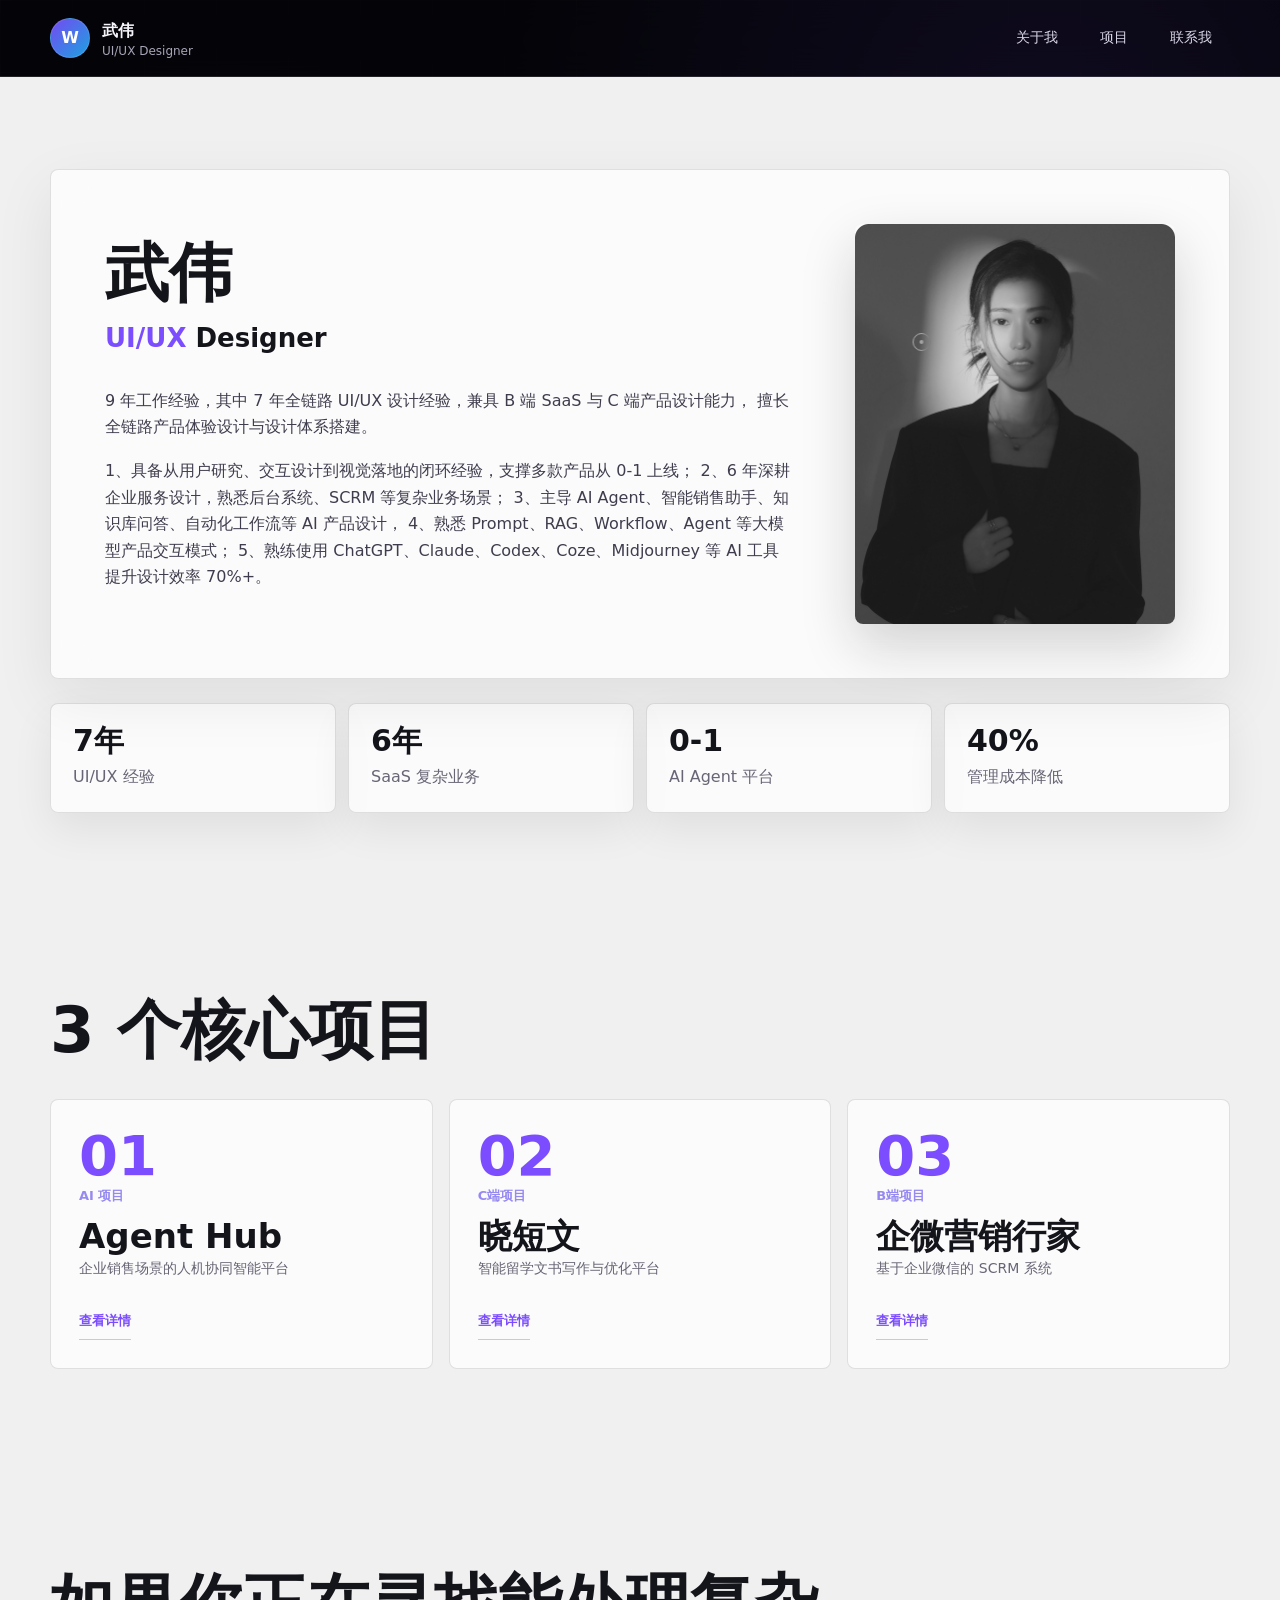
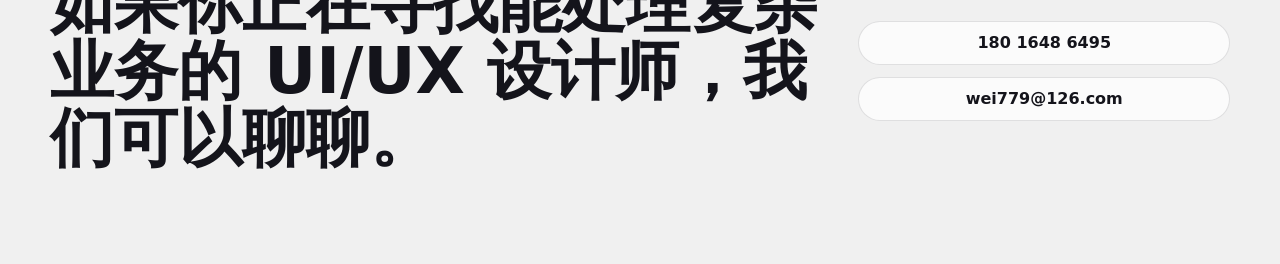
<file: index.html>
<!doctype html>
<html lang="zh-CN">
  <head>
    <meta charset="UTF-8" />
    <meta name="viewport" content="width=device-width, initial-scale=1" />
    <title>武伟 | UI/UX Designer Portfolio</title>
    <meta
      name="description"
      content="武伟的 UI/UX 作品集，聚焦 SaaS 复杂业务、AI Native 产品与 B/C 端产品体验设计。"
    />
    <link
      rel="icon"
      href="data:image/svg+xml,%3Csvg xmlns='http://www.w3.org/2000/svg' viewBox='0 0 64 64'%3E%3Crect width='64' height='64' rx='32' fill='%237b4dff'/%3E%3Ctext x='32' y='42' text-anchor='middle' font-family='Arial' font-size='34' font-weight='800' fill='white'%3EW%3C/text%3E%3C/svg%3E"
    />
    <link rel="stylesheet" href="styles.css?v=5" />
  </head>
  <body>
    <a class="skip-link" href="#main">跳到主要内容</a>
    <div class="focus-ring" aria-hidden="true"></div>

    <header class="site-header">
      <nav class="nav" aria-label="主导航">
        <a class="brand" href="#main" aria-label="回到首页">
          <span class="brand-mark">W</span>
          <span>
            <strong>武伟</strong>
            <small>UI/UX Designer</small>
          </span>
        </a>
        <div class="nav-links">
          <a href="#about">关于我</a>
          <div class="nav-dropdown">
            <a class="nav-dropdown-trigger" href="#projects" aria-haspopup="true">项目</a>
            <div class="nav-menu" aria-label="项目二级导航">
              <a href="project.html?project=agent">Agent Hub</a>
              <a href="project.html?project=essay">晓短文</a>
              <a href="project.html?project=scrm">企微营销行家</a>
            </div>
          </div>
          <a href="#contact">联系我</a>
        </div>
      </nav>
    </header>

    <main id="main">
      <section id="about" class="about section-shell" aria-labelledby="about-title">
        <div class="about-grid">
          <div class="about-card">
            <div class="about-copy">
              <h2 id="about-title">武伟</h2>
              <p class="role"><span>UI/UX</span> Designer</p>
              <p>
              9 年工作经验，其中 7 年全链路 UI/UX 设计经验，兼具 B 端 SaaS 与 C 端产品设计能力，
              擅长全链路产品体验设计与设计体系搭建。
              </p>
              <p>
              1、具备从用户研究、交互设计到视觉落地的闭环经验，支撑多款产品从 0-1 上线；
              2、6 年深耕企业服务设计，熟悉后台系统、SCRM 等复杂业务场景；
              3、主导 AI Agent、智能销售助手、知识库问答、自动化工作流等 AI 产品设计，
              4、熟悉 Prompt、RAG、Workflow、Agent 等大模型产品交互模式；
              5、熟练使用 ChatGPT、Claude、Codex、Coze、Midjourney 等 AI 工具提升设计效率 70%+。
            </p>
            </div>
            <figure class="about-photo">
              <img src="assets/portfolio/profile-photo.png" alt="武伟个人照片" />
            </figure>
          </div>

          <div class="stats-row" aria-label="核心能力概览">
            <div>
              <strong>7年</strong>
              <span>UI/UX 经验</span>
            </div>
            <div>
              <strong>6年</strong>
              <span>SaaS 复杂业务</span>
            </div>
            <div>
              <strong>0-1</strong>
              <span>AI Agent 平台</span>
            </div>
            <div>
              <strong>40%</strong>
              <span>管理成本降低</span>
            </div>
          </div>
        </div>
      </section>

      <section id="projects" class="projects section-shell" aria-labelledby="projects-title">
        <div class="section-heading">
          <div>
            <h2 id="projects-title">3 个核心项目</h2>
          </div>
        </div>

        <div class="project-tabs" aria-label="项目入口">
          <a class="project-card" href="project.html?project=agent" data-project="agent">
            <span class="project-index">01</span>
            <span class="project-type">AI 项目</span>
            <strong>Agent Hub</strong>
            <small>企业销售场景的人机协同智能平台</small>
            <span class="project-card-cta">查看详情</span>
          </a>
          <a class="project-card" href="project.html?project=essay" data-project="essay">
            <span class="project-index">02</span>
            <span class="project-type">C端项目</span>
            <strong>晓短文</strong>
            <small>智能留学文书写作与优化平台</small>
            <span class="project-card-cta">查看详情</span>
          </a>
          <a class="project-card" href="project.html?project=scrm" data-project="scrm">
            <span class="project-index">03</span>
            <span class="project-type">B端项目</span>
            <strong>企微营销行家</strong>
            <small>基于企业微信的 SCRM 系统</small>
            <span class="project-card-cta">查看详情</span>
          </a>
        </div>
      </section>

      <section id="contact" class="contact section-shell" aria-labelledby="contact-title">
        <div>
          <h2 id="contact-title">如果你正在寻找能处理复杂业务的 UI/UX 设计师，我们可以聊聊。</h2>
        </div>
        <div class="contact-actions">
          <a href="tel:18016486495">180 1648 6495</a>
          <a href="mailto:wei779@126.com">wei779@126.com</a>
        </div>
      </section>
    </main>

    <script src="script.js?v=5"></script>
  </body>
</html>
</file>
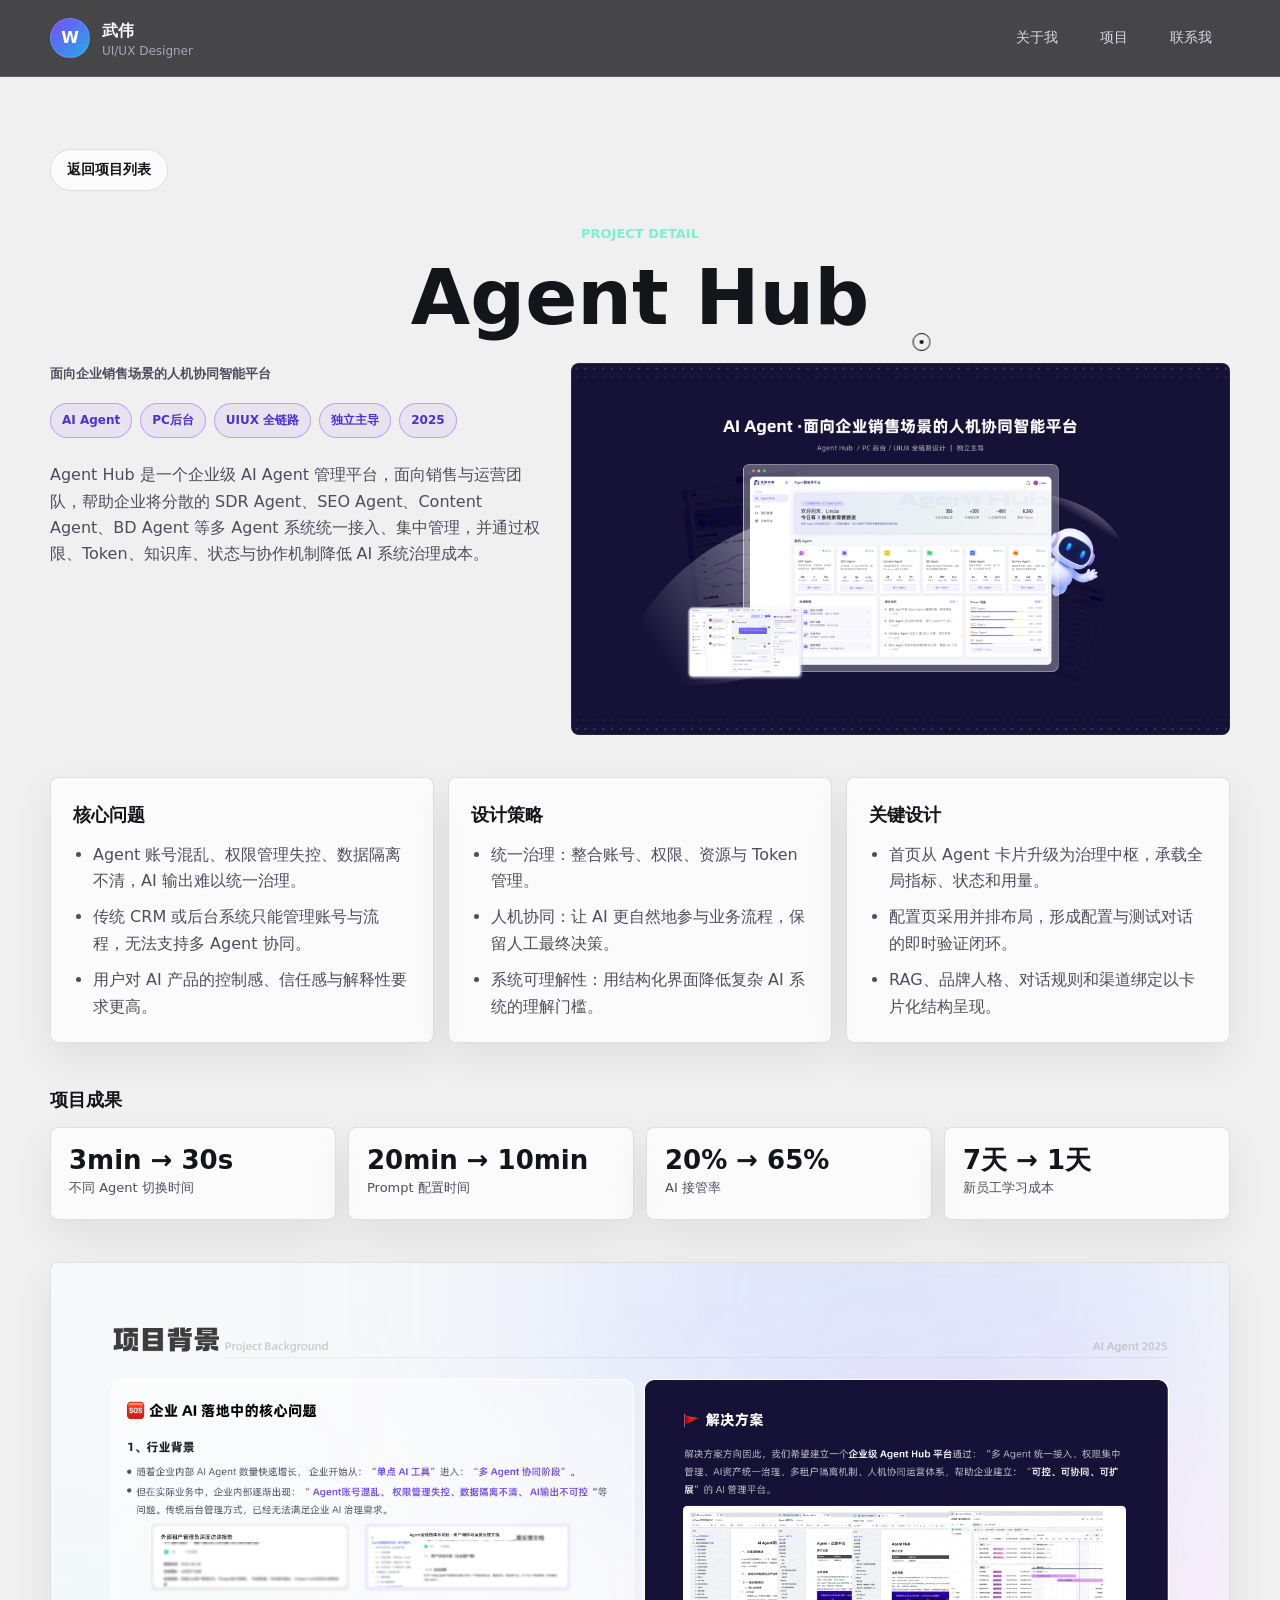
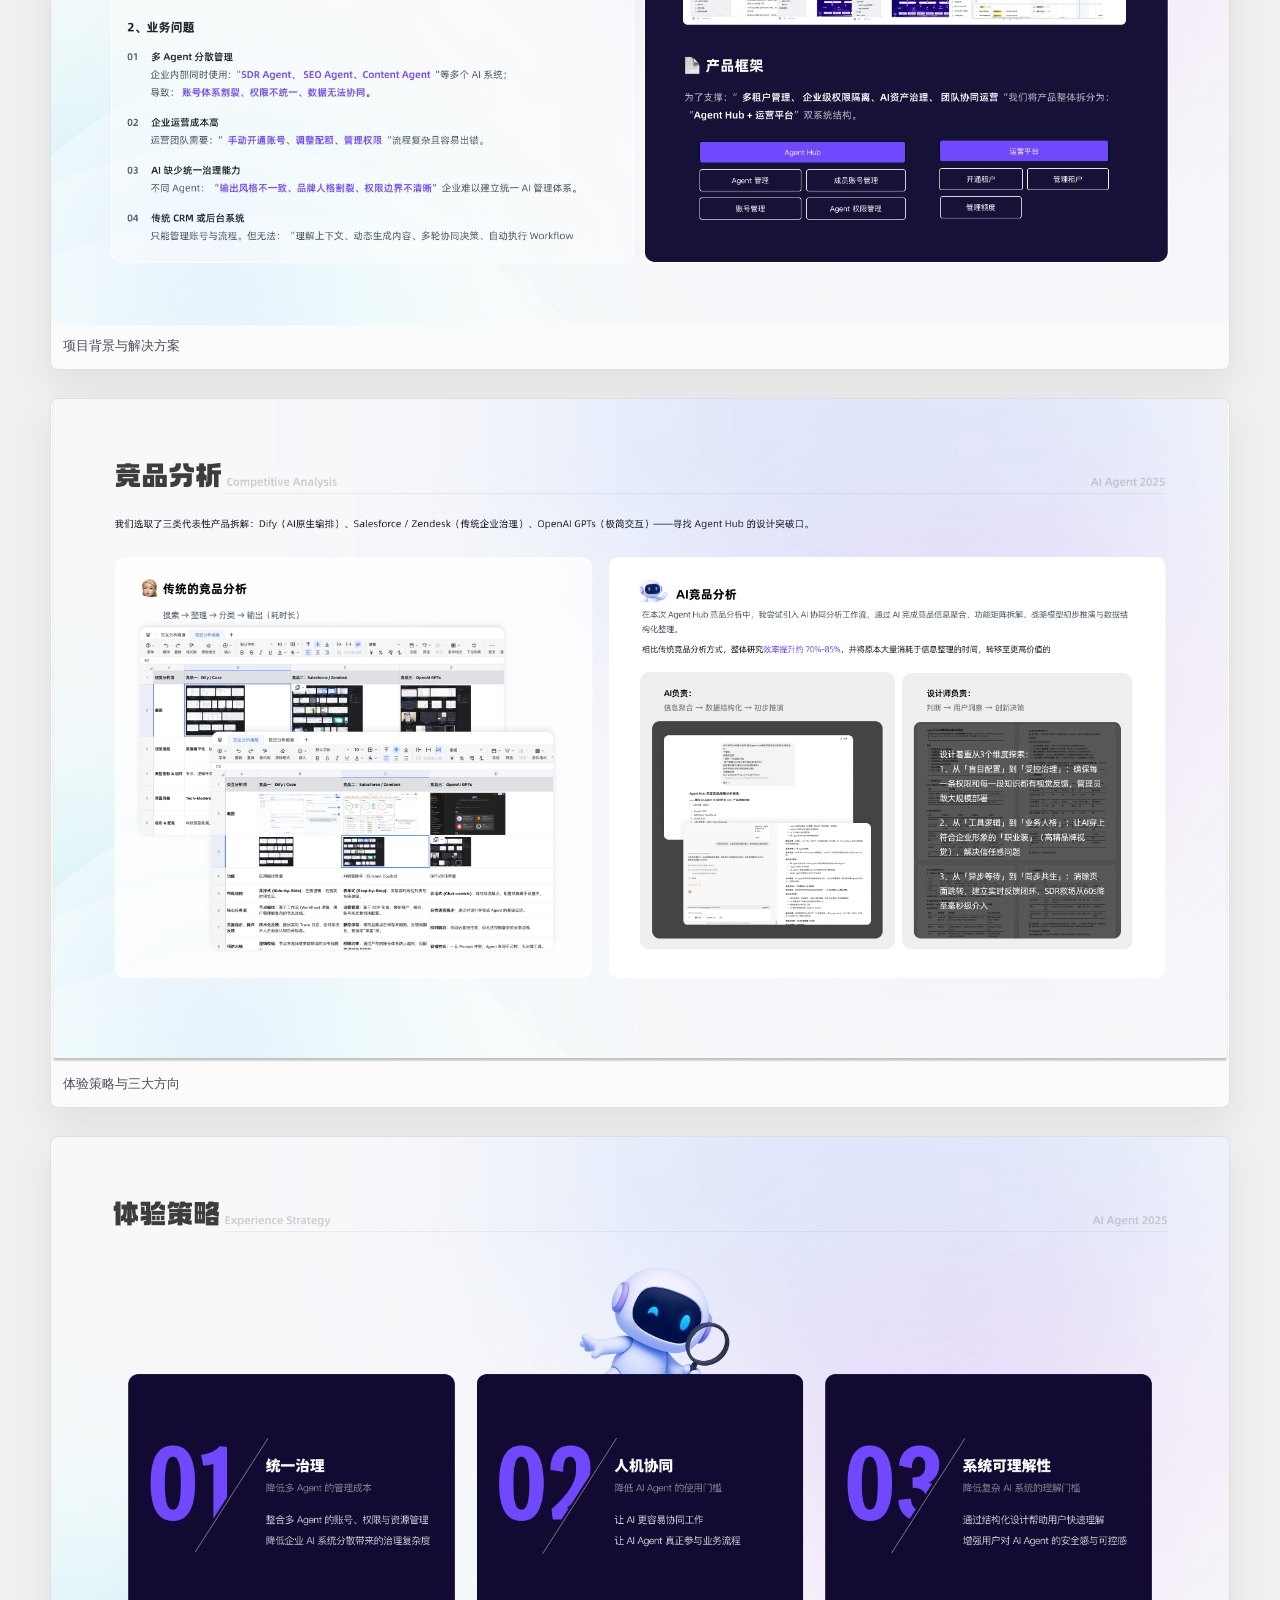
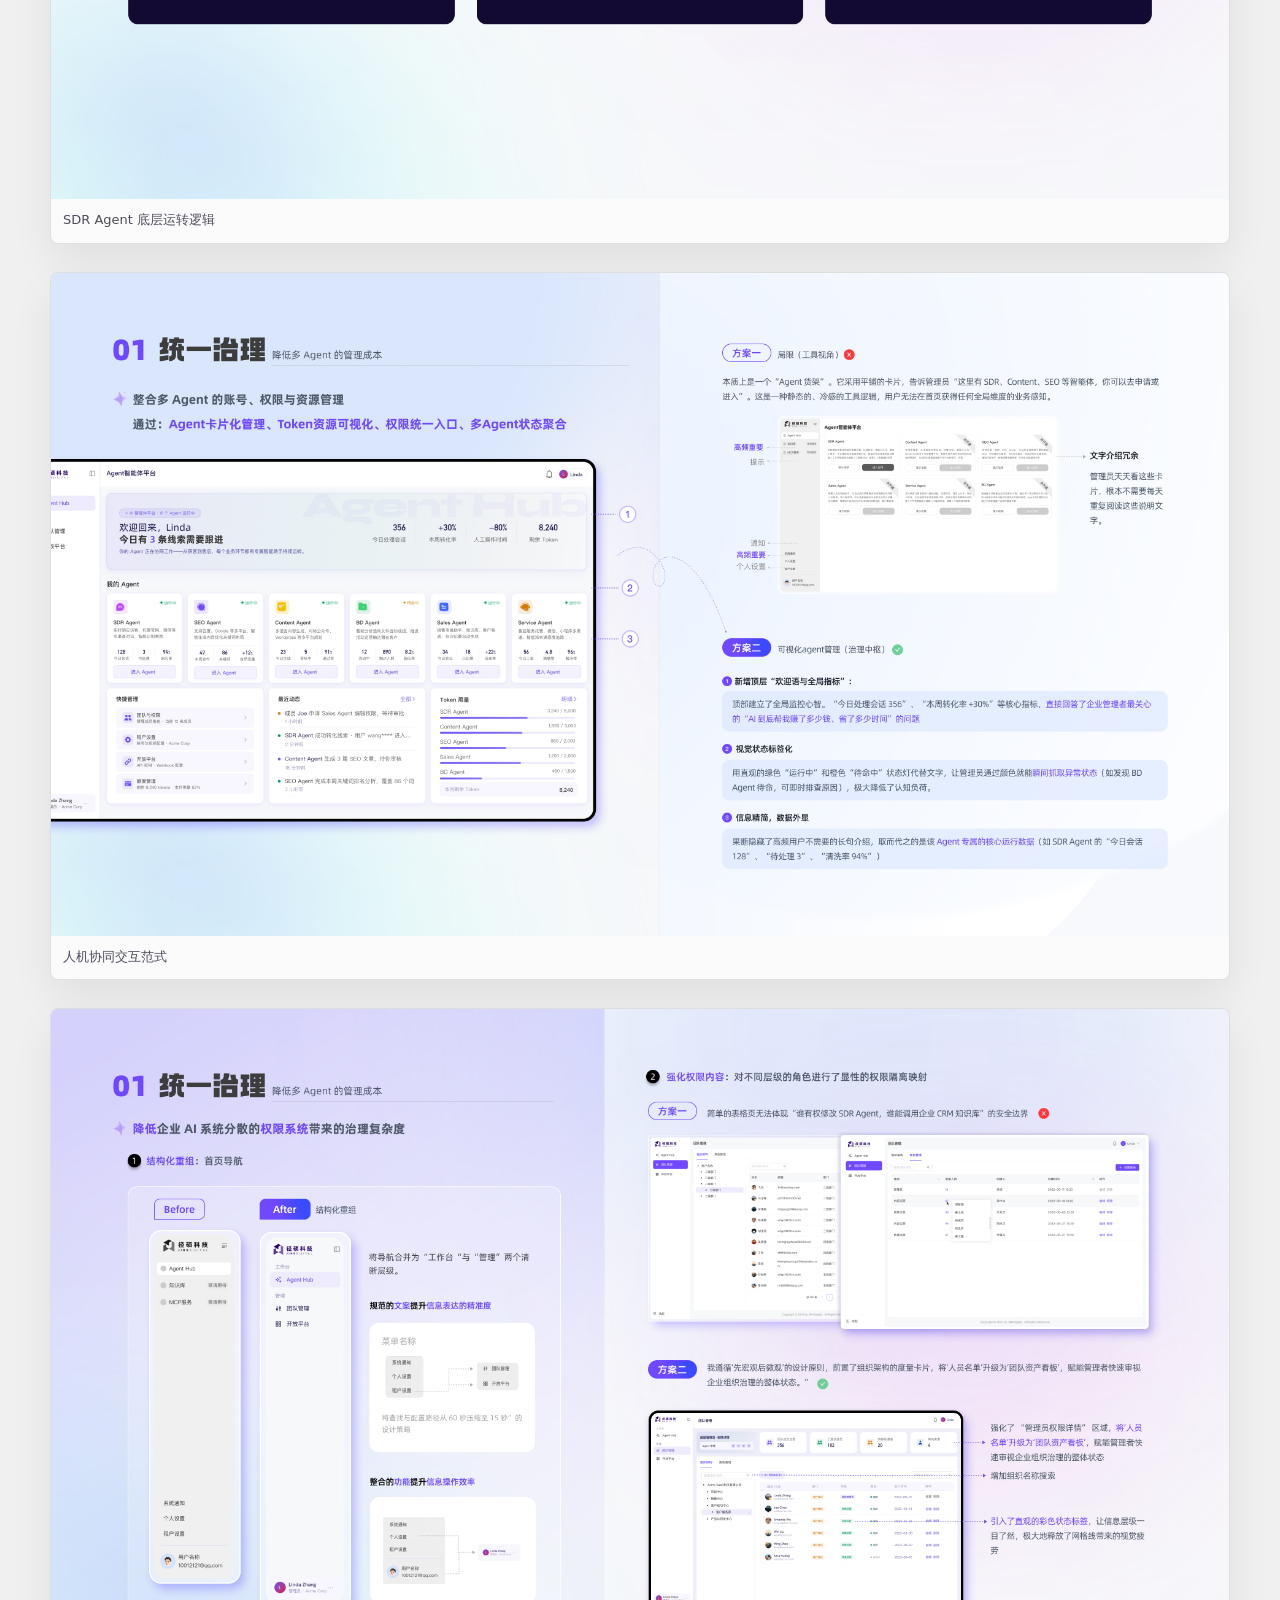
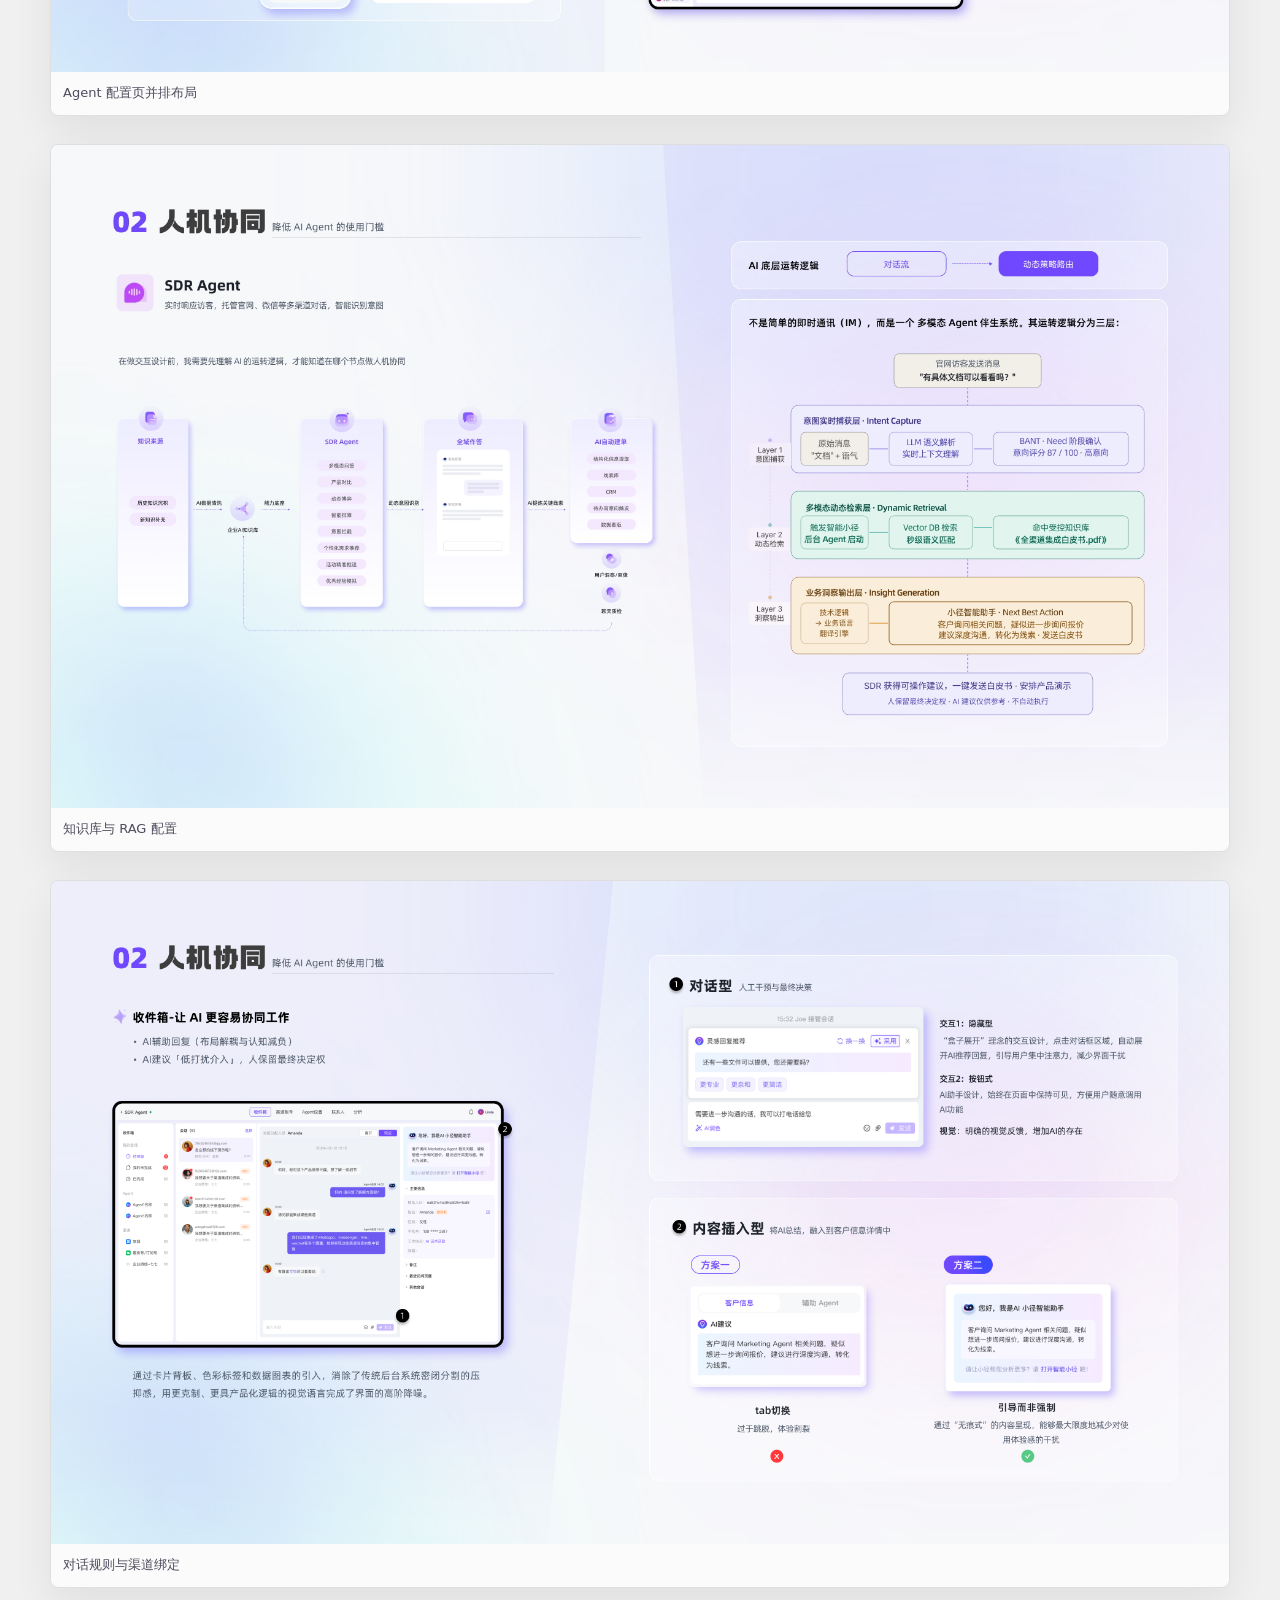
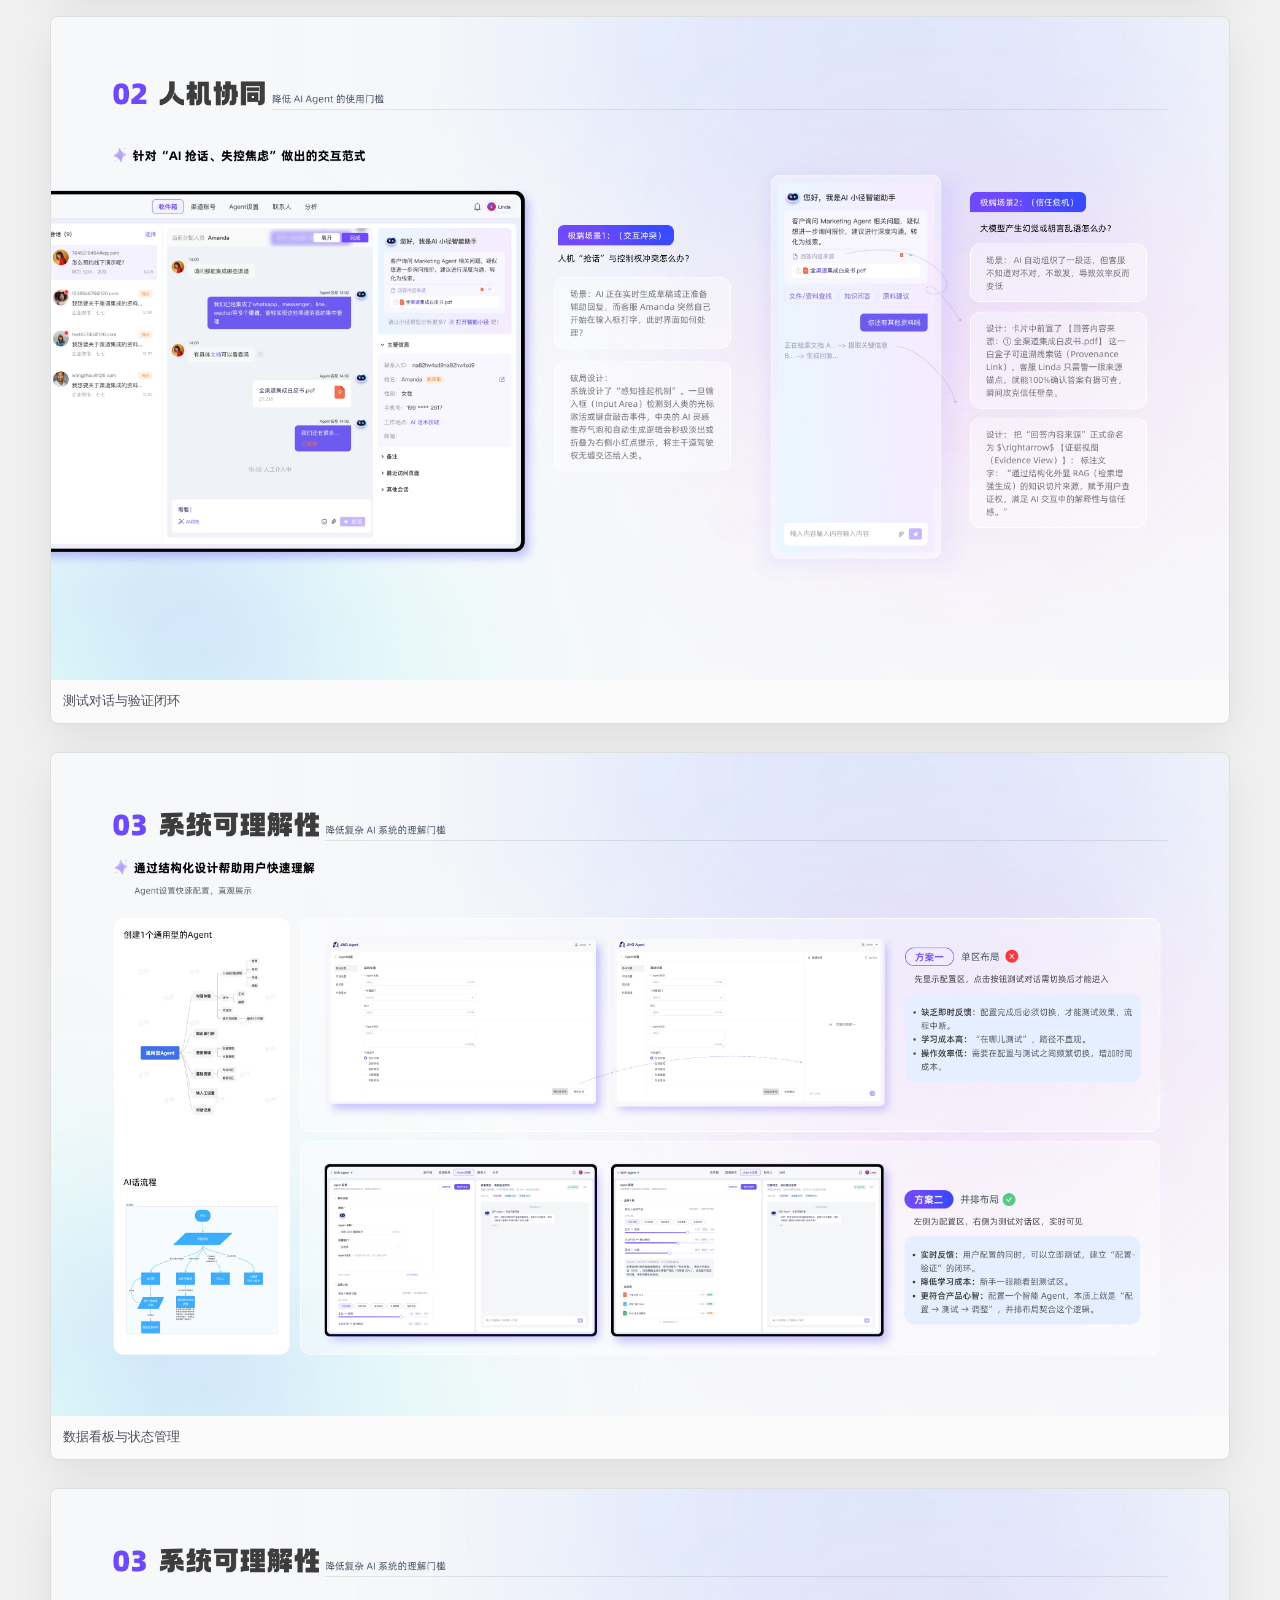
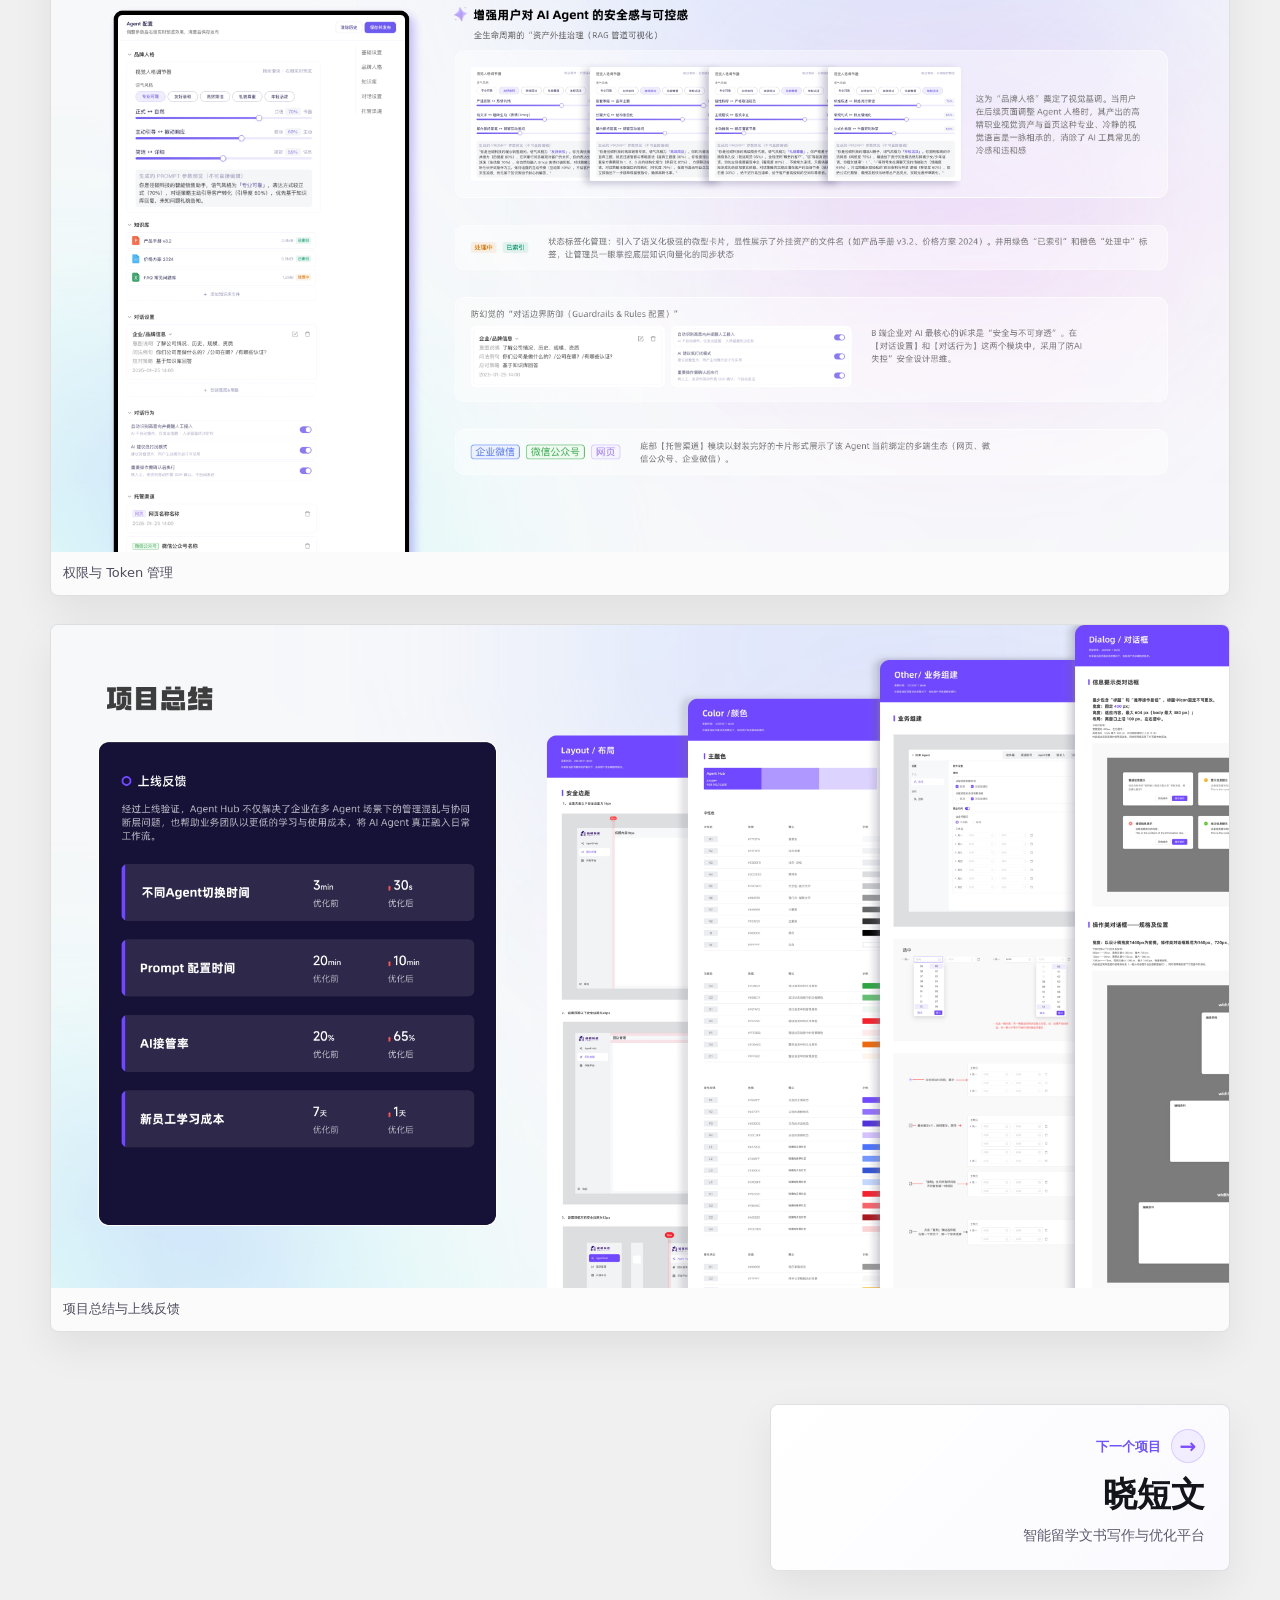
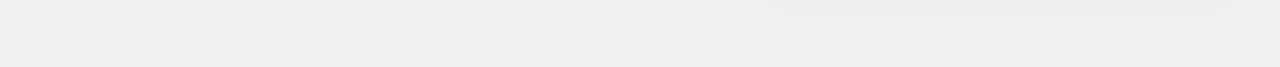
<file: project.html>
<!doctype html>
<html lang="zh-CN">
  <head>
    <meta charset="UTF-8" />
    <meta name="viewport" content="width=device-width, initial-scale=1" />
    <title>项目详情 | 武伟 UI/UX Designer Portfolio</title>
    <meta
      name="description"
      content="武伟 UI/UX 作品集项目详情，包含项目定位、设计策略、关键亮点与成果数据。"
    />
    <link
      rel="icon"
      href="data:image/svg+xml,%3Csvg xmlns='http://www.w3.org/2000/svg' viewBox='0 0 64 64'%3E%3Crect width='64' height='64' rx='32' fill='%237b4dff'/%3E%3Ctext x='32' y='42' text-anchor='middle' font-family='Arial' font-size='34' font-weight='800' fill='white'%3EW%3C/text%3E%3C/svg%3E"
    />
    <link rel="stylesheet" href="styles.css?v=5" />
  </head>
  <body class="project-page">
    <a class="skip-link" href="#main">跳到主要内容</a>
    <div class="focus-ring" aria-hidden="true"></div>

    <header class="site-header">
      <nav class="nav" aria-label="主导航">
        <a class="brand" href="index.html#top" aria-label="回到首页">
          <span class="brand-mark">W</span>
          <span>
            <strong>武伟</strong>
            <small>UI/UX Designer</small>
          </span>
        </a>
        <div class="nav-links">
          <a href="index.html#about">关于我</a>
          <div class="nav-dropdown">
            <a class="nav-dropdown-trigger" href="index.html#projects" aria-haspopup="true">项目</a>
            <div class="nav-menu" aria-label="项目二级导航">
              <a href="project.html?project=agent">Agent Hub</a>
              <a href="project.html?project=essay">晓短文</a>
              <a href="project.html?project=scrm">企微营销行家</a>
            </div>
          </div>
          <a href="index.html#contact">联系我</a>
        </div>
      </nav>
    </header>

    <main id="main">
      <section class="project-page-shell section-shell" aria-labelledby="project-page-title">
        <a class="back-link" href="index.html#projects">返回项目列表</a>
        <div class="project-page-heading">
          <p class="section-kicker">Project Detail</p>
          <h1 id="project-page-title">项目详情</h1>
        </div>
        <article id="project-detail" class="project-detail" tabindex="-1" aria-live="polite"></article>
      </section>
    </main>

    <script src="script.js?v=5"></script>
  </body>
</html>
</file>
<file: styles.css>
:root {
  color-scheme: dark;
  --bg: #050509;
  --surface: #10101a;
  --surface-2: #171628;
  --line: rgba(255, 255, 255, 0.12);
  --text: #f6f5fb;
  --muted: #a8a5b8;
  --soft: #d9d6e8;
  --accent: #7b4dff;
  --accent-2: #21b8ff;
  --accent-3: #7df0d2;
  --radius: 8px;
  --max: 1180px;
}

* {
  box-sizing: border-box;
}

html {
  scroll-behavior: smooth;
}

body {
  margin: 0;
  min-width: 320px;
  background:
    linear-gradient(rgba(255, 255, 255, 0.035) 1px, transparent 1px),
    linear-gradient(90deg, rgba(255, 255, 255, 0.035) 1px, transparent 1px),
    radial-gradient(circle at 82% 8%, rgba(123, 77, 255, 0.34), transparent 34rem),
    radial-gradient(circle at 18% 26%, rgba(33, 184, 255, 0.16), transparent 28rem),
    var(--bg);
  background-size: 72px 72px, 72px 72px, auto, auto, auto;
  color: var(--text);
  font-family:
    Inter, ui-sans-serif, system-ui, -apple-system, BlinkMacSystemFont, "Segoe UI",
    "PingFang SC", "Hiragino Sans GB", "Microsoft YaHei", sans-serif;
  line-height: 1.65;
}

body.project-page {
  background: #f0f0f0;
}

body.project-page main {
  background: #f0f0f0;
  color: #14141b;
}

img {
  display: block;
  max-width: 100%;
}

a {
  color: inherit;
  text-decoration: none;
}

button {
  font: inherit;
}

.skip-link {
  position: fixed;
  left: 16px;
  top: 12px;
  z-index: 100;
  padding: 10px 14px;
  transform: translateY(-160%);
  border-radius: var(--radius);
  background: var(--text);
  color: #050509;
}

.skip-link:focus {
  transform: translateY(0);
}

.site-header {
  position: sticky;
  top: 0;
  z-index: 20;
  border-bottom: 1px solid var(--line);
  background: rgba(5, 5, 9, 0.72);
  backdrop-filter: blur(18px);
}

.nav {
  display: flex;
  align-items: center;
  justify-content: space-between;
  width: min(var(--max), calc(100% - 40px));
  min-height: 76px;
  margin: 0 auto;
  gap: 20px;
}

.brand {
  display: inline-flex;
  align-items: center;
  min-height: 44px;
  gap: 12px;
}

.brand-mark {
  display: grid;
  width: 40px;
  height: 40px;
  place-items: center;
  border: 1px solid var(--line);
  border-radius: 50%;
  background: linear-gradient(135deg, rgba(123, 77, 255, 0.95), rgba(33, 184, 255, 0.88));
  color: white;
  font-weight: 800;
}

.brand strong,
.brand small {
  display: block;
}

.brand small {
  color: var(--muted);
  font-size: 12px;
  line-height: 1.2;
}

.nav-links {
  display: flex;
  align-items: center;
  gap: 6px;
}

.nav-dropdown {
  position: relative;
}

.nav-links a,
.primary-link,
.ghost-link,
.contact-actions a {
  display: inline-flex;
  align-items: center;
  justify-content: center;
  min-height: 44px;
  border-radius: 999px;
  padding: 0 18px;
  transition: border-color 180ms ease, background 180ms ease, color 180ms ease, transform 180ms ease;
}

.nav-links a {
  color: var(--soft);
  font-size: 14px;
}

.nav-links a:hover,
.nav-links a:focus-visible {
  background: rgba(255, 255, 255, 0.08);
  color: white;
}

.nav-menu {
  position: absolute;
  top: calc(100% + 10px);
  right: 0;
  z-index: 30;
  display: none;
  min-width: 172px;
  padding: 8px;
  border: 1px solid var(--line);
  border-radius: var(--radius);
  background: rgba(16, 16, 26, 0.94);
  box-shadow: 0 18px 46px rgba(0, 0, 0, 0.28);
  opacity: 0;
  transform: translateY(-6px);
  visibility: hidden;
  transition: opacity 180ms ease, transform 180ms ease, visibility 180ms ease;
}

.nav-dropdown:hover .nav-menu,
.nav-dropdown:focus-within .nav-menu {
  display: grid;
  opacity: 1;
  transform: translateY(0);
  visibility: visible;
}

.nav-menu a {
  justify-content: flex-start;
  min-height: 40px;
  border-radius: 6px;
  padding: 0 12px;
  white-space: nowrap;
}

.section-shell {
  width: min(var(--max), calc(100% - 40px));
  margin: 0 auto;
}

.focus-ring {
  --focus-x: 72vw;
  --focus-y: 38vh;
  position: fixed;
  left: 0;
  top: 0;
  z-index: 60;
  width: 18px;
  height: 18px;
  border: 1.5px solid #fff;
  border-radius: 999px;
  pointer-events: none;
  mix-blend-mode: difference;
  transform: translate3d(var(--focus-x), var(--focus-y), 0) translate(-50%, -50%);
  transition: opacity 180ms ease;
}

.focus-ring::before {
  position: absolute;
  content: "";
  left: 50%;
  top: 50%;
  width: 4px;
  height: 4px;
  border-radius: 999px;
  background: #fff;
  transform: translate(-50%, -50%);
}

.hero {
  position: relative;
  display: grid;
  grid-template-columns: minmax(0, 1180px);
  align-items: center;
  justify-content: center;
  width: 100%;
  max-width: none;
  min-height: 500px;
  padding: 0 max(20px, calc((100% - var(--max)) / 2));
  overflow: hidden;
  isolation: isolate;
  background: #f0f0f0;
  color: #050509;
}

.hero::before,
.hero::after {
  content: none;
}

.hero-orb {
  display: none;
}

.hero-orb::before {
  position: absolute;
  inset: 18% 10% 12% 18%;
  content: "";
  border-radius: 50%;
  background:
    radial-gradient(circle at 36% 34%, rgba(125, 240, 210, 0.34), transparent 18%),
    radial-gradient(circle at 64% 28%, rgba(160, 116, 255, 0.48), transparent 24%),
    radial-gradient(circle at 50% 58%, rgba(37, 119, 255, 0.34), transparent 42%);
  filter: blur(46px);
  opacity: 0.58;
  animation: orbFallbackDrift 9s ease-in-out infinite alternate;
}

.hero-orb canvas {
  position: relative;
  display: block;
  width: 100%;
  height: 100%;
  opacity: 0.96;
}

.hero-orb.is-static canvas {
  display: none;
}

.hero-copy {
  position: relative;
  z-index: 1;
  max-width: 1180px;
}

.eyebrow,
.section-kicker {
  margin: 0 0 14px;
  color: var(--accent-3);
  font-size: 13px;
  font-weight: 700;
  letter-spacing: 0;
  text-transform: uppercase;
}

.hero h1 {
  display: grid;
  gap: 8px;
  max-width: 1180px;
  margin: 0;
  color: #050509;
  font-size: clamp(74px, 11.5vw, 172px);
  font-weight: 950;
  line-height: 0.88;
  letter-spacing: 0;
}

.hero h1 span {
  display: block;
  width: fit-content;
}

.hero h1 span:nth-child(2) {
  color: #f0f0f0;
  background: #050509;
  padding: 0 0.07em 0.06em;
}

@keyframes orbFallbackDrift {
  from {
    transform: translate3d(-2%, 2%, 0) rotate(-6deg) scale(0.96);
  }

  to {
    transform: translate3d(3%, -3%, 0) rotate(8deg) scale(1.06);
  }
}

.hero-lede {
  max-width: 680px;
  margin: 28px 0 0;
  color: var(--soft);
  font-size: 18px;
}

.hero-actions {
  display: flex;
  flex-wrap: wrap;
  gap: 12px;
  margin-top: 34px;
}

.primary-link {
  background: white;
  color: #07070d;
  font-weight: 800;
}

.ghost-link {
  border: 1px solid var(--line);
  color: white;
}

.primary-link:hover,
.ghost-link:hover,
.contact-actions a:hover,
.project-card:hover {
  transform: translateY(-2px);
}

.about,
.projects,
.contact {
  padding: 92px 0;
}

.about {
  width: 100%;
  max-width: none;
  background: #f0f0f0;
  color: #14141b;
}

.projects,
.contact {
  width: 100%;
  max-width: none;
  background: #f0f0f0;
  color: #14141b;
}

.about > .section-kicker,
.about > .about-grid,
.projects > .section-heading,
.projects > .project-tabs {
  width: min(var(--max), calc(100% - 40px));
  margin-right: auto;
  margin-left: auto;
}

.about-grid {
  display: grid;
  grid-template-columns: 1fr;
  gap: 24px;
}

.about-card,
.contact {
  border: 1px solid var(--line);
  border-radius: var(--radius);
  background: rgba(16, 16, 26, 0.76);
  backdrop-filter: blur(16px);
}

.about-card {
  display: grid;
  grid-template-columns: minmax(0, 1fr) minmax(240px, 320px);
  align-items: center;
  gap: clamp(28px, 5vw, 72px);
  max-width: none;
  width: 100%;
  padding: clamp(28px, 5vw, 54px);
  border-color: rgba(20, 20, 27, 0.12);
  background: rgba(255, 255, 255, 0.72);
  color: #14141b;
  box-shadow: 0 20px 60px rgba(20, 20, 27, 0.08);
}

.about-copy {
  max-width: 760px;
}

.about-photo {
  justify-self: end;
  width: min(100%, 320px);
  margin: 0;
}

.about-photo img {
  width: 100%;
  aspect-ratio: 4 / 5;
  object-fit: cover;
  object-position: center top;
  border-radius: var(--radius);
  box-shadow: 0 22px 54px rgba(20, 20, 27, 0.18);
}

.about-card h2,
.section-heading h2,
.contact h2 {
  margin: 0;
  font-size: clamp(36px, 5vw, 70px);
  line-height: 1.05;
  letter-spacing: 0;
}

.role {
  margin: 10px 0 28px;
  color: #14141b;
  font-size: 26px;
  font-weight: 800;
}

.role span {
  color: var(--accent);
}

.about-card p:not(.role) {
  max-width: 760px;
  margin: 0 0 18px;
  color: #3f3d4d;
}

.stats-row {
  display: grid;
  grid-column: 1 / -1;
  grid-template-columns: repeat(4, minmax(0, 1fr));
  gap: 12px;
}

.stats-row div,
.metric,
.text-panel,
.project-card {
  border: 1px solid var(--line);
  border-radius: var(--radius);
  background: rgba(255, 255, 255, 0.055);
}

.stats-row div {
  border-color: rgba(20, 20, 27, 0.12);
  background: rgba(255, 255, 255, 0.7);
  padding: 22px;
  box-shadow: 0 16px 42px rgba(20, 20, 27, 0.07);
}

.stats-row strong {
  display: block;
  color: #14141b;
  font-size: 30px;
  line-height: 1;
}

.stats-row span {
  display: block;
  margin-top: 8px;
  color: #686575;
}

.section-heading {
  display: grid;
  grid-template-columns: 1fr;
  gap: 28px;
  align-items: end;
  margin-bottom: 34px;
}

.section-heading p {
  margin: 0;
  color: #686575;
}

.project-tabs {
  display: grid;
  grid-template-columns: repeat(3, minmax(0, 1fr));
  gap: 16px;
  margin-bottom: 18px;
}

.project-card {
  position: relative;
  display: grid;
  align-content: space-between;
  min-height: 270px;
  padding: 28px;
  border-color: rgba(20, 20, 27, 0.12);
  background: rgba(255, 255, 255, 0.72);
  color: #14141b;
  cursor: pointer;
  text-align: left;
  overflow: hidden;
  transition:
    border-color 220ms ease,
    background 220ms ease,
    box-shadow 220ms ease,
    transform 220ms ease;
}

.project-card::before {
  position: absolute;
  inset: -1px;
  content: "";
  background:
    radial-gradient(circle at 22% 12%, rgba(125, 240, 210, 0.2), transparent 32%),
    linear-gradient(135deg, rgba(123, 77, 255, 0.22), rgba(33, 184, 255, 0.08));
  opacity: 0;
  transition: opacity 220ms ease;
  pointer-events: none;
}

.project-card > * {
  position: relative;
  z-index: 1;
}

.project-card:focus-visible,
.primary-link:focus-visible,
.ghost-link:focus-visible,
.contact-actions a:focus-visible {
  outline: 3px solid rgba(125, 240, 210, 0.75);
  outline-offset: 3px;
}

.project-card:hover,
.project-card:focus-visible,
.project-card.is-active {
  border-color: rgba(123, 77, 255, 0.8);
  background:
    linear-gradient(135deg, rgba(123, 77, 255, 0.18), rgba(33, 184, 255, 0.12)),
    rgba(255, 255, 255, 0.86);
}

.project-card:hover,
.project-card:focus-visible {
  box-shadow:
    0 24px 70px rgba(33, 184, 255, 0.18),
    0 0 0 1px rgba(125, 240, 210, 0.18) inset;
  transform: translateY(-10px) scale(1.015);
}

.project-card:hover::before,
.project-card:focus-visible::before {
  opacity: 1;
}

.project-index {
  color: var(--accent);
  font-size: 56px;
  font-weight: 900;
  line-height: 1;
}

.project-type {
  align-self: end;
  color: #968af0;
  font-size: 13px;
  font-weight: 800;
}

.project-card strong {
  margin-top: 10px;
  font-size: 34px;
  line-height: 1.1;
}

.project-card small {
  max-width: 260px;
  color: #686575;
  font-size: 14px;
}

.project-card-cta {
  display: inline-flex;
  align-items: center;
  width: fit-content;
  min-height: 36px;
  margin-top: 22px;
  border-bottom: 1px solid rgba(123, 77, 255, 0.35);
  color: #7b4dff;
  font-size: 13px;
  font-weight: 800;
  transition: color 180ms ease, transform 180ms ease;
}

.project-card:hover .project-card-cta,
.project-card:focus-visible .project-card-cta {
  color: #7b4dff;
  transform: translateX(6px);
}

.project-page-shell {
  padding: 72px 0 96px;
}

.project-page .brand strong {
  color: var(--text);
}

.project-page-heading {
  margin: 32px 0 24px;
  text-align: center;
}

.project-page-heading h1 {
  margin: 0;
  font-size: clamp(42px, 6vw, 84px);
  line-height: 1.05;
}

.back-link {
  position: relative;
  display: inline-flex;
  align-items: center;
  min-height: 42px;
  border: 1px solid var(--line);
  border-radius: 999px;
  padding: 0 16px;
  color: var(--soft);
  background: rgba(255, 255, 255, 0.055);
  font-size: 14px;
  font-weight: 800;
  overflow: hidden;
  transition:
    border-color 220ms ease,
    background 220ms ease,
    box-shadow 220ms ease,
    transform 220ms ease;
}

.back-link::before {
  position: absolute;
  inset: -1px;
  content: "";
  background:
    radial-gradient(circle at 22% 12%, rgba(125, 240, 210, 0.2), transparent 32%),
    linear-gradient(135deg, rgba(123, 77, 255, 0.22), rgba(33, 184, 255, 0.08));
  opacity: 0;
  transition: opacity 220ms ease;
  pointer-events: none;
}

.project-page .back-link {
  border-color: rgba(20, 20, 27, 0.12);
  color: #14141b;
  background: rgba(255, 255, 255, 0.72);
}

.back-link:hover,
.back-link:focus-visible {
  border-color: rgba(123, 77, 255, 0.8);
  background:
    linear-gradient(135deg, rgba(123, 77, 255, 0.18), rgba(33, 184, 255, 0.12)),
    rgba(255, 255, 255, 0.86);
  box-shadow:
    0 24px 70px rgba(33, 184, 255, 0.18),
    0 0 0 1px rgba(125, 240, 210, 0.18) inset;
  transform: translateY(-10px) scale(1.015);
}

.back-link:hover::before,
.back-link:focus-visible::before {
  opacity: 1;
}

.project-detail {
  padding: 0;
  scroll-margin-top: 96px;
}

.project-detail:focus {
  outline: none;
}

.detail-hero {
  display: grid;
  grid-template-columns: minmax(0, 0.75fr) minmax(360px, 1fr);
  gap: 26px;
  align-items: stretch;
}

.detail-copy h3 {
  margin: 0;
  font-size: clamp(32px, 5vw, 64px);
  line-height: 1.05;
}

.detail-copy p {
  color: var(--soft);
}

.project-page .detail-copy p,
.project-page .text-panel ul,
.project-page .metric span,
.project-page .gallery figcaption {
  color: #4f4c5d;
}

.tags {
  display: flex;
  flex-wrap: wrap;
  gap: 8px;
  margin: 18px 0 24px;
}

.tags span {
  border: 1px solid rgba(123, 77, 255, 0.52);
  border-radius: 999px;
  padding: 7px 11px;
  color: #e8e0ff;
  background: rgba(123, 77, 255, 0.12);
  font-size: 12px;
  font-weight: 700;
}

.project-page .tags span {
  border-color: rgba(123, 77, 255, 0.42);
  background: rgba(123, 77, 255, 0.08);
  color: #4d2fd6;
}

.cover-image {
  overflow: hidden;
  border: 1px solid var(--line);
  border-radius: var(--radius);
  background: #090913;
}

.cover-image img {
  width: 100%;
  height: 100%;
  min-height: 300px;
  object-fit: cover;
}

.detail-sections {
  display: grid;
  grid-template-columns: repeat(3, minmax(0, 1fr));
  gap: 14px;
  margin-top: 42px;
}

.text-panel {
  padding: 22px;
}

.project-page .text-panel,
.project-page .metric,
.project-page .gallery figure {
  border-color: rgba(20, 20, 27, 0.12);
  background: rgba(255, 255, 255, 0.72);
  box-shadow: 0 16px 42px rgba(20, 20, 27, 0.07);
}

.text-panel h4,
.metrics h4 {
  margin: 0 0 12px;
  color: white;
  font-size: 18px;
}

.project-page .text-panel h4,
.project-page .metrics h4,
.project-page .metric strong {
  color: #14141b;
}

.text-panel ul {
  display: grid;
  gap: 10px;
  margin: 0;
  padding-left: 20px;
  color: var(--soft);
}

.metrics {
  margin-top: 42px;
}

.metric-grid {
  display: grid;
  grid-template-columns: repeat(4, minmax(0, 1fr));
  gap: 12px;
}

.metric {
  padding: 18px;
}

.metric strong {
  display: block;
  color: white;
  font-size: 26px;
  line-height: 1.1;
}

.metric span {
  color: var(--muted);
  font-size: 13px;
}

.gallery {
  display: grid;
  grid-template-columns: 1fr;
  gap: 28px;
  margin-top: 42px;
}

.gallery figure {
  margin: 0;
  overflow: hidden;
  border: 1px solid var(--line);
  border-radius: var(--radius);
  background: rgba(255, 255, 255, 0.05);
}

.gallery img {
  width: 100%;
  height: auto;
  aspect-ratio: auto;
  object-fit: contain;
}

.gallery figcaption {
  padding: 10px 12px 12px;
  color: var(--muted);
  font-size: 13px;
}

.project-navigation {
  display: grid;
  grid-template-columns: repeat(2, minmax(0, 1fr));
  gap: 16px;
  margin-top: 72px;
}

.project-navigation:not(.has-previous) {
  grid-template-columns: minmax(0, 1fr);
  justify-items: end;
}

.project-pager-link,
.next-project-link {
  position: relative;
  display: grid;
  min-height: 150px;
  align-content: space-between;
  gap: 14px;
  width: 100%;
  border: 1px solid rgba(20, 20, 27, 0.12);
  border-radius: var(--radius);
  padding: 24px;
  background:
    linear-gradient(135deg, rgba(255, 255, 255, 0.9), rgba(248, 248, 255, 0.7)),
    rgba(255, 255, 255, 0.78);
  color: #14141b;
  overflow: hidden;
  box-shadow: 0 16px 42px rgba(20, 20, 27, 0.07);
  transition:
    border-color 220ms ease,
    background 220ms ease,
    box-shadow 220ms ease,
    transform 220ms ease;
}

.project-pager-link::before,
.next-project-link::before {
  position: absolute;
  inset: -1px;
  content: "";
  background:
    radial-gradient(circle at 18% 12%, rgba(125, 240, 210, 0.2), transparent 34%),
    linear-gradient(135deg, rgba(123, 77, 255, 0.2), rgba(33, 184, 255, 0.1));
  opacity: 0;
  transition: opacity 220ms ease;
  pointer-events: none;
}

.project-pager-link > *,
.next-project-link > * {
  position: relative;
  z-index: 1;
}

.next-project-link {
  text-align: right;
}

.project-navigation:not(.has-previous) .next-project-link {
  max-width: min(100%, 460px);
}

.pager-direction {
  display: inline-flex;
  align-items: center;
  gap: 10px;
  width: fit-content;
  color: #6f55f6;
  font-size: 13px;
  font-weight: 900;
  letter-spacing: 0;
}

.next-project-link .pager-direction {
  justify-self: end;
}

.pager-icon {
  display: grid;
  width: 34px;
  height: 34px;
  place-items: center;
  border: 1px solid rgba(123, 77, 255, 0.22);
  border-radius: 999px;
  background: rgba(123, 77, 255, 0.08);
  color: #7b4dff;
  font-size: 20px;
  line-height: 1;
  transition:
    background 220ms ease,
    border-color 220ms ease,
    transform 220ms ease;
}

.project-pager-link strong,
.next-project-link strong {
  font-size: clamp(24px, 3vw, 34px);
  line-height: 1;
  letter-spacing: 0;
}

.project-pager-link small,
.next-project-link small {
  max-width: 360px;
  color: #5f5b6d;
  font-size: 14px;
  line-height: 1.5;
}

.next-project-link small {
  justify-self: end;
}

.project-pager-link:hover,
.project-pager-link:focus-visible,
.next-project-link:hover,
.next-project-link:focus-visible {
  border-color: rgba(123, 77, 255, 0.72);
  background:
    linear-gradient(135deg, rgba(123, 77, 255, 0.16), rgba(33, 184, 255, 0.1)),
    rgba(255, 255, 255, 0.9);
  box-shadow:
    0 28px 80px rgba(33, 184, 255, 0.18),
    0 0 0 1px rgba(125, 240, 210, 0.18) inset;
  transform: translateY(-8px);
}

.project-pager-link:hover::before,
.project-pager-link:focus-visible::before,
.next-project-link:hover::before,
.next-project-link:focus-visible::before {
  opacity: 1;
}

.project-pager-link:hover .pager-icon,
.project-pager-link:focus-visible .pager-icon {
  border-color: rgba(123, 77, 255, 0.48);
  background: rgba(123, 77, 255, 0.14);
  transform: translateX(-5px);
}

.next-project-link:hover .pager-icon,
.next-project-link:focus-visible .pager-icon {
  border-color: rgba(123, 77, 255, 0.48);
  background: rgba(123, 77, 255, 0.14);
  transform: translateX(5px);
}

.contact {
  display: grid;
  grid-template-columns: minmax(0, 0.95fr) minmax(260px, 0.45fr);
  gap: 24px;
  align-items: center;
  border: 0;
  border-radius: 0;
  background: #f0f0f0;
  color: #14141b;
  margin-bottom: 0;
  padding: 92px max(20px, calc((100% - var(--max)) / 2));
  box-shadow: none;
  backdrop-filter: none;
}

.contact-actions {
  display: grid;
  gap: 12px;
}

.contact-actions a {
  border: 1px solid rgba(20, 20, 27, 0.12);
  background: rgba(255, 255, 255, 0.72);
  color: #14141b;
  font-weight: 800;
}

@media (max-width: 900px) {
  .hero,
  .section-heading,
  .detail-hero,
  .contact {
    grid-template-columns: 1fr;
  }

  .about-card {
    grid-template-columns: 1fr;
  }

  .about-photo {
    justify-self: start;
    width: min(100%, 320px);
  }

  .hero {
    gap: 28px;
    min-height: 500px;
    padding-top: 54px;
  }

  .hero h1 {
    max-width: 760px;
  }

  .project-tabs,
  .detail-sections,
  .metric-grid,
  .stats-row {
    grid-template-columns: 1fr 1fr;
  }

  .project-card {
    min-height: 220px;
  }
}

@media (max-width: 620px) {
  .nav {
    width: min(100% - 28px, var(--max));
    min-height: 66px;
  }

  .brand small {
    display: none;
  }

  .nav-links {
    gap: 0;
  }

  .nav-links a {
    padding: 0 10px;
    font-size: 13px;
  }

  .section-shell {
    width: min(100% - 28px, var(--max));
  }

  .hero h1 {
    font-size: 42px;
  }

  .hero-lede {
    font-size: 16px;
  }

  .about,
  .projects,
  .contact {
    padding: 58px 0;
  }

  .about-card,
  .project-detail,
  .contact {
    padding: 22px;
  }

  .project-tabs,
  .detail-sections,
  .metric-grid,
  .stats-row {
    grid-template-columns: 1fr;
  }

  .gallery {
    display: grid;
    overflow: visible;
    padding-bottom: 0;
    scroll-snap-type: none;
  }

  .gallery figure {
    flex: none;
    scroll-snap-align: start;
  }

  .project-navigation {
    flex-direction: column;
    justify-content: stretch;
    margin-top: 52px;
  }

  .project-pager-link,
  .next-project-link {
    min-width: 0;
    width: 100%;
  }
}

@media (prefers-reduced-motion: reduce) {
  *,
  *::before,
  *::after {
    scroll-behavior: auto !important;
    transition-duration: 0.01ms !important;
    animation-duration: 0.01ms !important;
  }
}

@media (pointer: coarse) {
  .focus-ring {
    display: none;
  }
}
</file>
